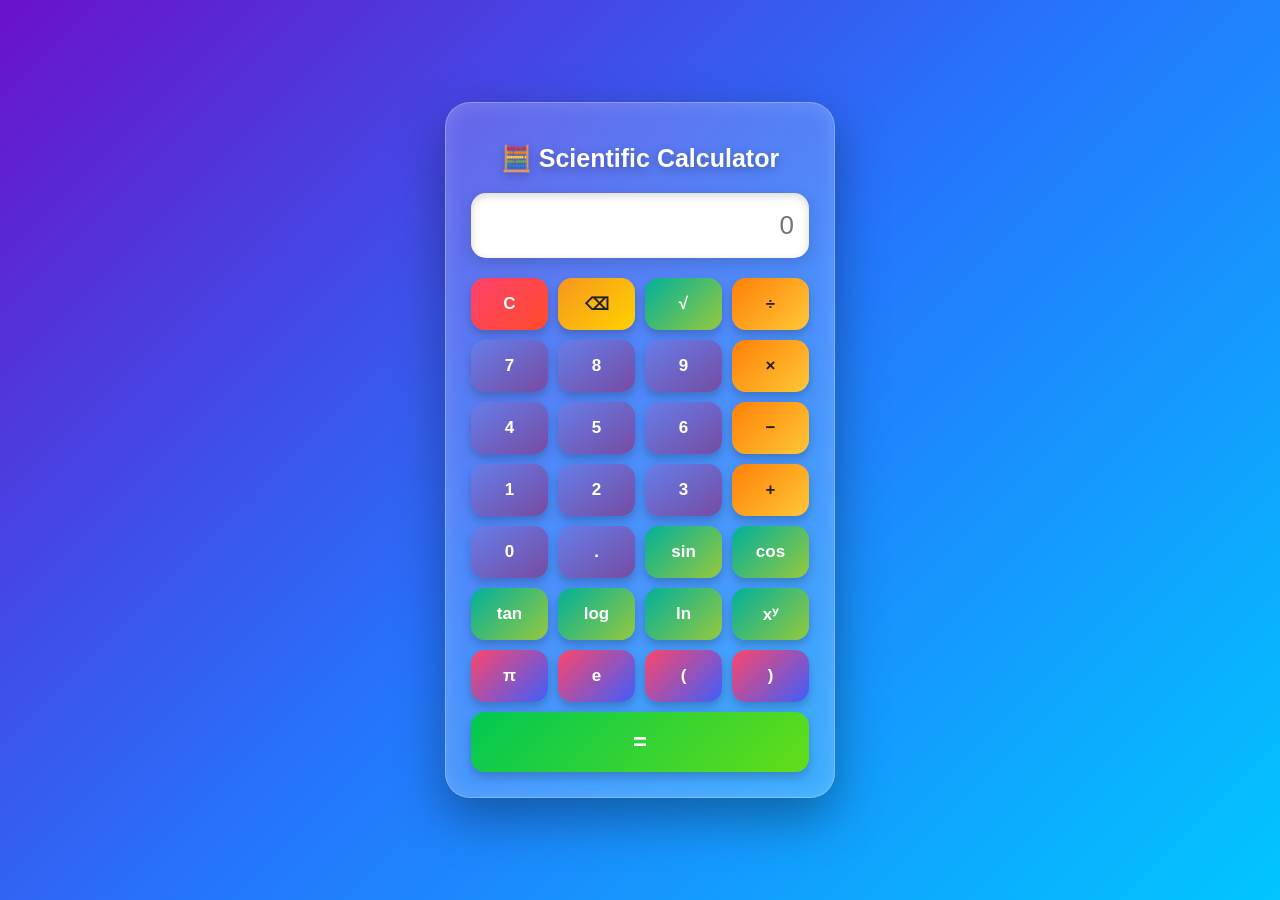
<file: index.html>
<!DOCTYPE html>
<html lang="en">
<head>
    <meta charset="UTF-8">
    <meta name="viewport" content="width=device-width, initial-scale=1.0">
    <title>Colorful Scientific Calculator</title>
    <link rel="stylesheet" href="calculator.css">
</head>

<body>

    <div class="calculator">

        <h1>🧮 Scientific Calculator</h1>

        <input type="text" id="display" placeholder="0" readonly>

        <div class="buttons">

            <button class="clear" onclick="clearDisplay()">C</button>
            <button class="delete" onclick="deleteLast()">⌫</button>
            <button class="function" onclick="calculate('Math.sqrt(')">√</button>
            <button class="operator" onclick="calculate('/')">÷</button>

            <button onclick="calculate('7')">7</button>
            <button onclick="calculate('8')">8</button>
            <button onclick="calculate('9')">9</button>
            <button class="operator" onclick="calculate('*')">×</button>

            <button onclick="calculate('4')">4</button>
            <button onclick="calculate('5')">5</button>
            <button onclick="calculate('6')">6</button>
            <button class="operator" onclick="calculate('-')">−</button>

            <button onclick="calculate('1')">1</button>
            <button onclick="calculate('2')">2</button>
            <button onclick="calculate('3')">3</button>
            <button class="operator" onclick="calculate('+')">+</button>

            <button onclick="calculate('0')">0</button>
            <button onclick="calculate('.')">.</button>
            <button class="function" onclick="calculate('Math.sin(')">sin</button>
            <button class="function" onclick="calculate('Math.cos(')">cos</button>

            <button class="function" onclick="calculate('Math.tan(')">tan</button>
            <button class="function" onclick="calculate('Math.log10(')">log</button>
            <button class="function" onclick="calculate('Math.log(')">ln</button>
            <button class="function" onclick="calculate('Math.pow(')">xʸ</button>

            <button class="special" onclick="calculate('Math.PI')">π</button>
            <button class="special" onclick="calculate('Math.E')">e</button>
            <button class="special" onclick="calculate('(')">(</button>
            <button class="special" onclick="calculate(')')">)</button>

            <button class="equal" onclick="calculateResult()">=</button>

        </div>

    </div>

    <script src="calculator.js"></script>

</body>
</html>
</file>
<file: calculator.css>
* {
    box-sizing: border-box;
}

body {
    margin: 0;
    min-height: 100vh;
    display: flex;
    justify-content: center;
    align-items: center;
    font-family: Arial, sans-serif;

    background: linear-gradient(
        135deg,
        #6a11cb,
        #2575fc,
        #00c6ff
    );
}

.calculator {
    width: 390px;
    padding: 25px;
    border-radius: 25px;

    background: rgba(255, 255, 255, 0.18);
    backdrop-filter: blur(15px);

    box-shadow:
        0 20px 50px rgba(0, 0, 0, 0.35),
        inset 0 0 20px rgba(255, 255, 255, 0.15);

    border: 1px solid rgba(255, 255, 255, 0.3);
}

h1 {
    text-align: center;
    color: white;
    font-size: 25px;
    margin-bottom: 20px;

    text-shadow: 0 3px 10px rgba(0, 0, 0, 0.3);
}

#display {
    width: 100%;
    height: 65px;

    border: none;
    outline: none;

    border-radius: 15px;

    padding: 10px 15px;

    font-size: 26px;
    text-align: right;

    background: #ffffff;
    color: #222;

    margin-bottom: 20px;

    box-shadow:
        inset 0 3px 8px rgba(0, 0, 0, 0.15),
        0 5px 15px rgba(0, 0, 0, 0.15);
}

.buttons {
    display: grid;
    grid-template-columns: repeat(4, 1fr);
    gap: 10px;
}

button {
    height: 52px;

    border: none;
    border-radius: 14px;

    font-size: 17px;
    font-weight: bold;

    color: white;

    cursor: pointer;

    background: linear-gradient(
        145deg,
        #667eea,
        #764ba2
    );

    box-shadow:
        0 5px 10px rgba(0, 0, 0, 0.2);

    transition: 0.2s;
}

button:hover {
    transform: translateY(-3px);
    box-shadow:
        0 8px 15px rgba(0, 0, 0, 0.3);
}

button:active {
    transform: scale(0.95);
}

/* Clear button */
.clear {
    background: linear-gradient(
        135deg,
        #ff416c,
        #ff4b2b
    );
}

/* Delete button */
.delete {
    background: linear-gradient(
        135deg,
        #f7971e,
        #ffd200
    );
    color: #222;
}

/* Operators */
.operator {
    background: linear-gradient(
        135deg,
        #ff8008,
        #ffc837
    );
    color: #222;
}

/* Scientific functions */
.function {
    background: linear-gradient(
        135deg,
        #00b09b,
        #96c93d
    );
}

/* Special buttons */
.special {
    background: linear-gradient(
        135deg,
        #fc466b,
        #3f5efb
    );
}

/* Equal button */
.equal {
    grid-column: span 4;

    height: 60px;

    font-size: 24px;

    background: linear-gradient(
        135deg,
        #00c853,
        #64dd17
    );

    color: white;
}

/* Mobile */
@media (max-width: 450px) {

    .calculator {
        width: 95%;
        padding: 18px;
    }

    button {
        height: 48px;
        font-size: 15px;
    }

    h1 {
        font-size: 21px;
    }
}
</file>
